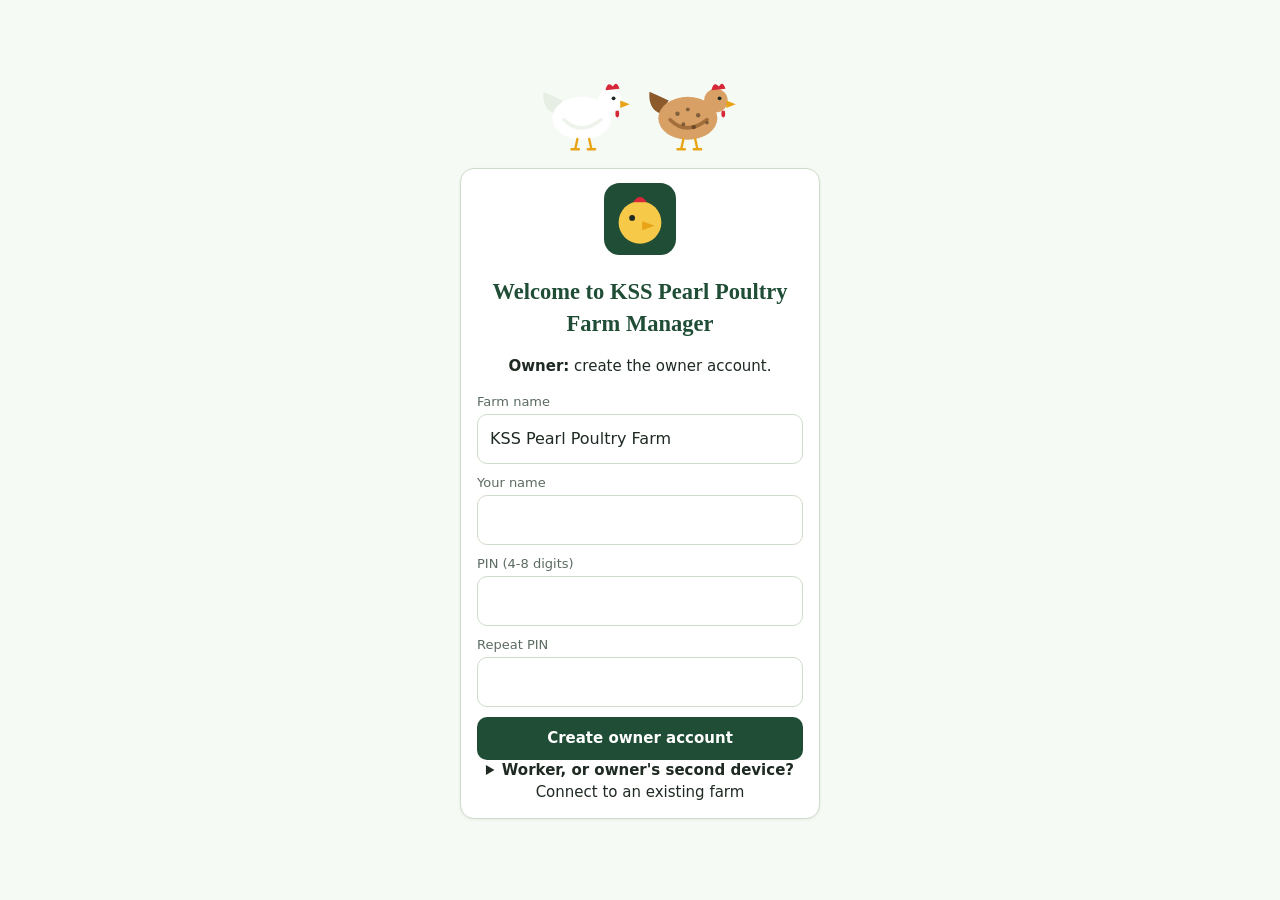
<file: index.html>
<!doctype html><html lang="en"><head><meta charset="utf-8"><meta name="viewport" content="width=device-width,initial-scale=1,viewport-fit=cover"><title>KSS Pearl Poultry Farm Manager - Phone Edition</title><link rel="manifest" href="./manifest.webmanifest"><link rel="icon" type="image/png" sizes="192x192" href="./img/icon-192.png"><link rel="apple-touch-icon" href="./img/icon-192.png"><meta name="mobile-web-app-capable" content="yes"><meta name="theme-color" content="#1F4D36"><link rel="stylesheet" href="./style.css"></head><body class="phone"><div id="app"></div><script src="./app.js"></script></body></html>
</file>
<file: style.css>
:root{--g:#1F4D36;--g2:#2E7D4F;--a:#E8A317;--t:#EAF3E6;--ink:#1E2A22;--mut:#5b6b61;--bd:#cfdcca}
*{box-sizing:border-box}html,body{margin:0}
body{font:15px/1.45 "Segoe UI",Roboto,system-ui,sans-serif;color:var(--ink);background:#f6faf4}
h1,h2,h3,h4{font-family:Cambria,Georgia,serif;color:var(--g);margin:.6em 0 .4em}h4{margin:.2em 0 .5em}
.logo{width:40px;height:40px;flex:none}.ic{width:22px;height:22px;flex:none}
.brand{display:flex;gap:10px;align-items:center}.brand small{display:block;opacity:.75;font-size:11px}.sfoot{margin-top:auto;font-size:12px;opacity:.7}
.laptop .shell{display:grid;grid-template-columns:250px 1fr;min-height:100vh}
.laptop .side{background:var(--g);color:#fff;padding:16px;position:sticky;top:0;height:100vh;display:flex;flex-direction:column;gap:6px}
.side .brand{margin-bottom:14px}.side button{display:flex;gap:10px;align-items:center;background:none;border:0;color:#d7e8d2;padding:11px 12px;border-radius:10px;font:inherit;cursor:pointer;text-align:left}
.side button.on,.side button:hover{background:rgba(255,255,255,.14);color:#fff}
.laptop main{padding:24px 32px;max-width:1280px}.laptop .top,.laptop .bottom{display:none}
.phone .side{display:none}.phone main{padding:12px 12px 88px}
.phone .top{position:sticky;top:0;z-index:5;display:flex;justify-content:space-between;align-items:center;background:var(--g);color:#fff;padding:8px 12px;margin:-12px -12px 12px}
.phone .top .logo{width:30px;height:30px}.phone .top .chip{background:rgba(255,255,255,.18);color:#fff}
.phone .bottom{position:fixed;left:0;right:0;bottom:0;display:flex;background:#fff;border-top:1px solid var(--bd);z-index:6;padding-bottom:env(safe-area-inset-bottom)}
.phone .bottom button{flex:1;display:flex;flex-direction:column;align-items:center;gap:2px;padding:8px 2px;border:0;background:none;font:11px inherit;color:var(--mut)}.phone .bottom button.on{color:var(--g);font-weight:700}
.card{background:#fff;border:1px solid var(--bd);border-radius:14px;overflow:hidden;margin:10px 0;box-shadow:0 1px 3px rgba(31,77,54,.08)}.pad{padding:14px 16px}
.grid{display:grid;grid-template-columns:repeat(auto-fill,minmax(280px,1fr));gap:14px}.bc{cursor:pointer}.bc img{width:100%;height:150px;object-fit:cover;display:block}
.task{display:flex;gap:12px}.task img{width:90px;object-fit:cover}.phone .task img{width:64px}.task>div{padding:10px 12px 10px 0}.task p{margin:4px 0}
.hero{border-radius:16px;padding:34px 26px;color:#fff;background-size:cover;background-position:center 35%;min-height:130px}.hero h1{color:#fff;margin:0;font-size:30px}.phone .hero{padding:24px 18px}
.kpis{display:grid;grid-template-columns:repeat(auto-fit,minmax(140px,1fr));gap:10px;margin:12px 0}
.kpi{background:#fff;border:1px solid var(--bd);border-radius:12px;padding:10px 12px}.kpi small{display:block;color:var(--mut)}.kpi b{font-size:21px;color:var(--g)}.kpi em{display:block;font-style:normal;font-size:12px;color:var(--mut)}
.al{padding:9px 12px;border-radius:10px;margin:6px 0;border-left:5px solid}.al.bad{background:#fde9e7;border-color:#c0392b}.al.warn{background:#fff3d6;border-color:var(--a)}.al.info{background:#e8f1f8;border-color:#3b7ea1}.al.ok{background:var(--t);border-color:var(--g2)}
.chip{display:inline-block;background:var(--t);color:var(--g);border-radius:99px;padding:2px 10px;font-size:12px;font-weight:600}
.bar{height:8px;background:var(--t);border-radius:9px;overflow:hidden}.bar i{display:block;height:100%;background:var(--g2)}
.fg{display:grid;grid-template-columns:repeat(auto-fit,minmax(190px,1fr));gap:10px;align-items:end}label{display:block;font-size:13px;color:var(--mut)}
input,select{width:100%;padding:10px;border:1px solid var(--bd);border-radius:10px;font:inherit;background:#fff;color:var(--ink);margin-top:3px}.phone input,.phone select{font-size:16px;padding:12px}
.btn{background:var(--g);color:#fff;border:0;border-radius:10px;padding:11px 16px;font:inherit;font-weight:600;cursor:pointer;display:inline-block}.btn.sm{padding:6px 12px;font-size:13px}.btn.ghost{background:var(--t);color:var(--g)}.btn.tile{padding:24px;font-size:17px;flex:1}.tiles{display:flex;gap:10px;margin:10px 0}
.tw{overflow-x:auto}table{border-collapse:collapse;width:100%;background:#fff;font-size:14px}th{background:var(--g);color:#fff;text-align:left;padding:8px 10px;white-space:nowrap}td{padding:7px 10px;border-bottom:1px solid var(--t)}tr:nth-child(even) td{background:#f4f9f2}
.r{color:#c0392b}.mut{color:var(--mut)}a{color:var(--g2)}
.tabs{display:flex;gap:6px;overflow-x:auto;margin:10px 0}.tabs button{border:0;background:var(--t);color:var(--g);padding:9px 14px;border-radius:10px;font:inherit;font-weight:600;white-space:nowrap;cursor:pointer}.tabs button.on{background:var(--g);color:#fff}
.bh{display:flex;gap:14px;align-items:center}.bh img{width:96px;height:96px;object-fit:cover;border-radius:14px}.bh p{margin:3px 0}
.two{display:grid;grid-template-columns:210px 1fr;gap:16px;align-items:start}.phone .two{grid-template-columns:1fr}.ph{width:100%;max-height:270px;object-fit:cover;border-radius:14px}
.tl{list-style:none;padding:0;margin:8px 0}.tl li{padding:7px 10px 7px 14px;border-left:4px solid var(--bd);margin:4px 0}.tl li.now{border-color:var(--a);background:#fff3d6}.tl li.past{opacity:.55;border-color:var(--g2)}
.chart{width:100%;height:auto}.leg span{margin-right:14px;font-size:12px}.leg i{display:inline-block;width:12px;height:12px;border-radius:3px;margin-right:4px}
.grid2,.fgrid{display:grid;grid-template-columns:1fr 1fr;gap:14px}.phone .grid2,.phone .fgrid{grid-template-columns:1fr}.fres{display:grid;gap:10px;align-content:start}
.login{min-height:100vh;display:grid;place-items:center;background-size:cover;background-position:center;padding:20px}.login .card{max-width:360px;width:100%;text-align:center}.login .logo{width:72px;height:72px}
.toast{position:fixed;left:50%;bottom:92px;transform:translateX(-50%);background:var(--g);color:#fff;padding:10px 18px;border-radius:99px;z-index:50}
@media print{.side,.top,.bottom,.btn,.tabs,form,details{display:none!important}.laptop .shell{display:block}main{padding:0!important}}

/* v2 additions */
.kpi{border-left:5px solid var(--bd)}.k1{border-left-color:var(--g2)}.k2{border-left-color:var(--a)}.k3{border-left-color:#3b7ea1}.k4{border-left-color:#c0392b}
.bell{position:relative;display:flex;align-items:center;gap:6px;background:rgba(255,255,255,.16);border:0;color:inherit;border-radius:99px;padding:6px 12px;font:inherit;cursor:pointer}.bell small{font-size:11px;opacity:.9}
.bellc{position:absolute;top:-5px;left:24px;background:#d62839;color:#fff;border-radius:99px;font-size:11px;min-width:18px;height:18px;line-height:18px;text-align:center;font-weight:700;padding:0 4px}
.side .sfoot{display:flex;flex-direction:column;gap:8px;align-items:flex-start;margin-top:auto}.sfoot span{font-size:12px;opacity:.8}
.hero{display:flex;justify-content:space-between;align-items:flex-end;overflow:hidden;box-shadow:0 6px 18px rgba(31,77,54,.25)}.hero p{margin:6px 0 0;opacity:.92}.hens{display:flex;gap:6px;align-items:flex-end;margin-bottom:-14px}.hens .hen{width:96px;height:auto}.phone .hens .hen{width:56px}
.hen{width:120px;height:auto}.art{display:flex;gap:10px;justify-content:center}.art .hen{width:96px}
.login{display:grid;place-content:center;justify-items:center;gap:6px}.login .card{text-align:center}.login .fg{text-align:left}
.types{display:grid;grid-template-columns:1fr 1fr;gap:10px;margin:10px 0}.types div{text-align:center;background:var(--t);border-radius:12px;padding:8px}.types .hen{width:84px}.types small{display:block;color:var(--mut)}
.bc{position:relative}.ribbon{position:absolute;top:12px;left:-6px;background:var(--a);color:#1E2A22;font-weight:700;font-size:12px;padding:4px 12px;border-radius:0 8px 8px 0;z-index:2;box-shadow:0 2px 4px rgba(0,0,0,.2)}.ribbon.kuroiler{background:#D9A066}
.bc:hover{box-shadow:0 8px 20px rgba(31,77,54,.2);transform:translateY(-2px)}.bc,.btn{transition:all .15s}.btn:active{transform:scale(.97)}
.agebig{font-size:17px;margin:4px 0}.agebig b{color:var(--g2)}
.modal{position:fixed;inset:0;background:rgba(0,0,0,.55);display:grid;place-items:center;z-index:100;padding:16px}.mbox{background:#fff;border-radius:16px;padding:20px;max-width:440px;width:100%;max-height:90vh;overflow:auto}
.code{font:700 34px/1 ui-monospace,Consolas,monospace;letter-spacing:6px;text-align:center;background:var(--t);padding:14px;border-radius:12px;color:var(--g)}
.okc,.warnc{font-style:normal;font-weight:700;font-size:11px;padding:1px 6px;border-radius:6px;margin-left:4px}.okc{background:#dff3e3;color:#1b6b3a}.warnc{background:#fde9e7;color:#c0392b}
.empty{text-align:center}.empty .hen{width:110px}label.chk{display:flex;gap:8px;align-items:center;grid-column:1/-1}label.chk input{width:auto;margin:0}
details>summary{cursor:pointer}.phone .bottom button span{font-size:11px}
@media print{.bell,.modal{display:none!important}}

/* v3 additions */
textarea{width:100%;padding:10px;border:1px solid var(--bd);border-radius:10px;font:inherit;margin-top:3px;background:#fff;color:var(--ink)}
.deaths{grid-column:1/-1;background:#fff7f5;border:1px solid #f1c9c3;border-radius:12px;padding:10px 12px}.deaths h5{margin:0 0 8px;color:#a03328;font-size:14px}
.drow{display:grid;grid-template-columns:repeat(auto-fit,minmax(130px,1fr));gap:8px;margin-bottom:8px}
.tbtn{display:flex;gap:6px}.top .brand small{display:block}.syn{font-size:11px;opacity:.85}
.lnk{background:none;border:0;color:inherit;text-decoration:underline;cursor:pointer;font:inherit;padding:0}
.phone .top .bell small{display:none}.phone .top .bell{padding:7px 10px}.tiles{flex-wrap:wrap}.btn.tile{min-width:140px}
.side .sfoot .bell{width:100%}

/* v3.1: Sign out, sound and sync always visible in a top bar; sidebar scrolls on short windows */
.laptop .top{display:flex;justify-content:space-between;align-items:center;gap:14px;position:sticky;top:0;z-index:5;background:rgba(246,250,244,.96);padding:8px 32px;margin:-24px -32px 14px;border-bottom:1px solid var(--bd)}
.laptop .top .brand .logo,.laptop .top .brand b{display:none}.laptop .top .brand small{font-size:13px;color:var(--mut);opacity:1}.laptop .top .lnk{color:var(--g2)}
.laptop .top .bell{background:var(--t);color:var(--g)}.laptop .top .bell small{color:var(--g)}.laptop .side .sfoot .bell{display:none}.uchip{display:none}.laptop .uchip{display:inline-block}
.laptop .side{overflow-y:auto}.laptop .side .sfoot{margin-top:12px}
@media (max-height:760px){.laptop .side button{padding:8px 12px}.laptop .side .brand{margin-bottom:6px}.laptop .side{gap:3px}}

/* v4: software update banners */
.ub{display:flex;gap:14px;align-items:center;justify-content:space-between;border-radius:14px;padding:12px 16px;margin:0 0 12px;border-left:6px solid}.ub p{margin:4px 0 0}
.ub.feature{background:#eaf3e6;border-color:#2E7D4F}.ub.maintenance{background:#fff3d6;border-color:#E8A317}
</file>
